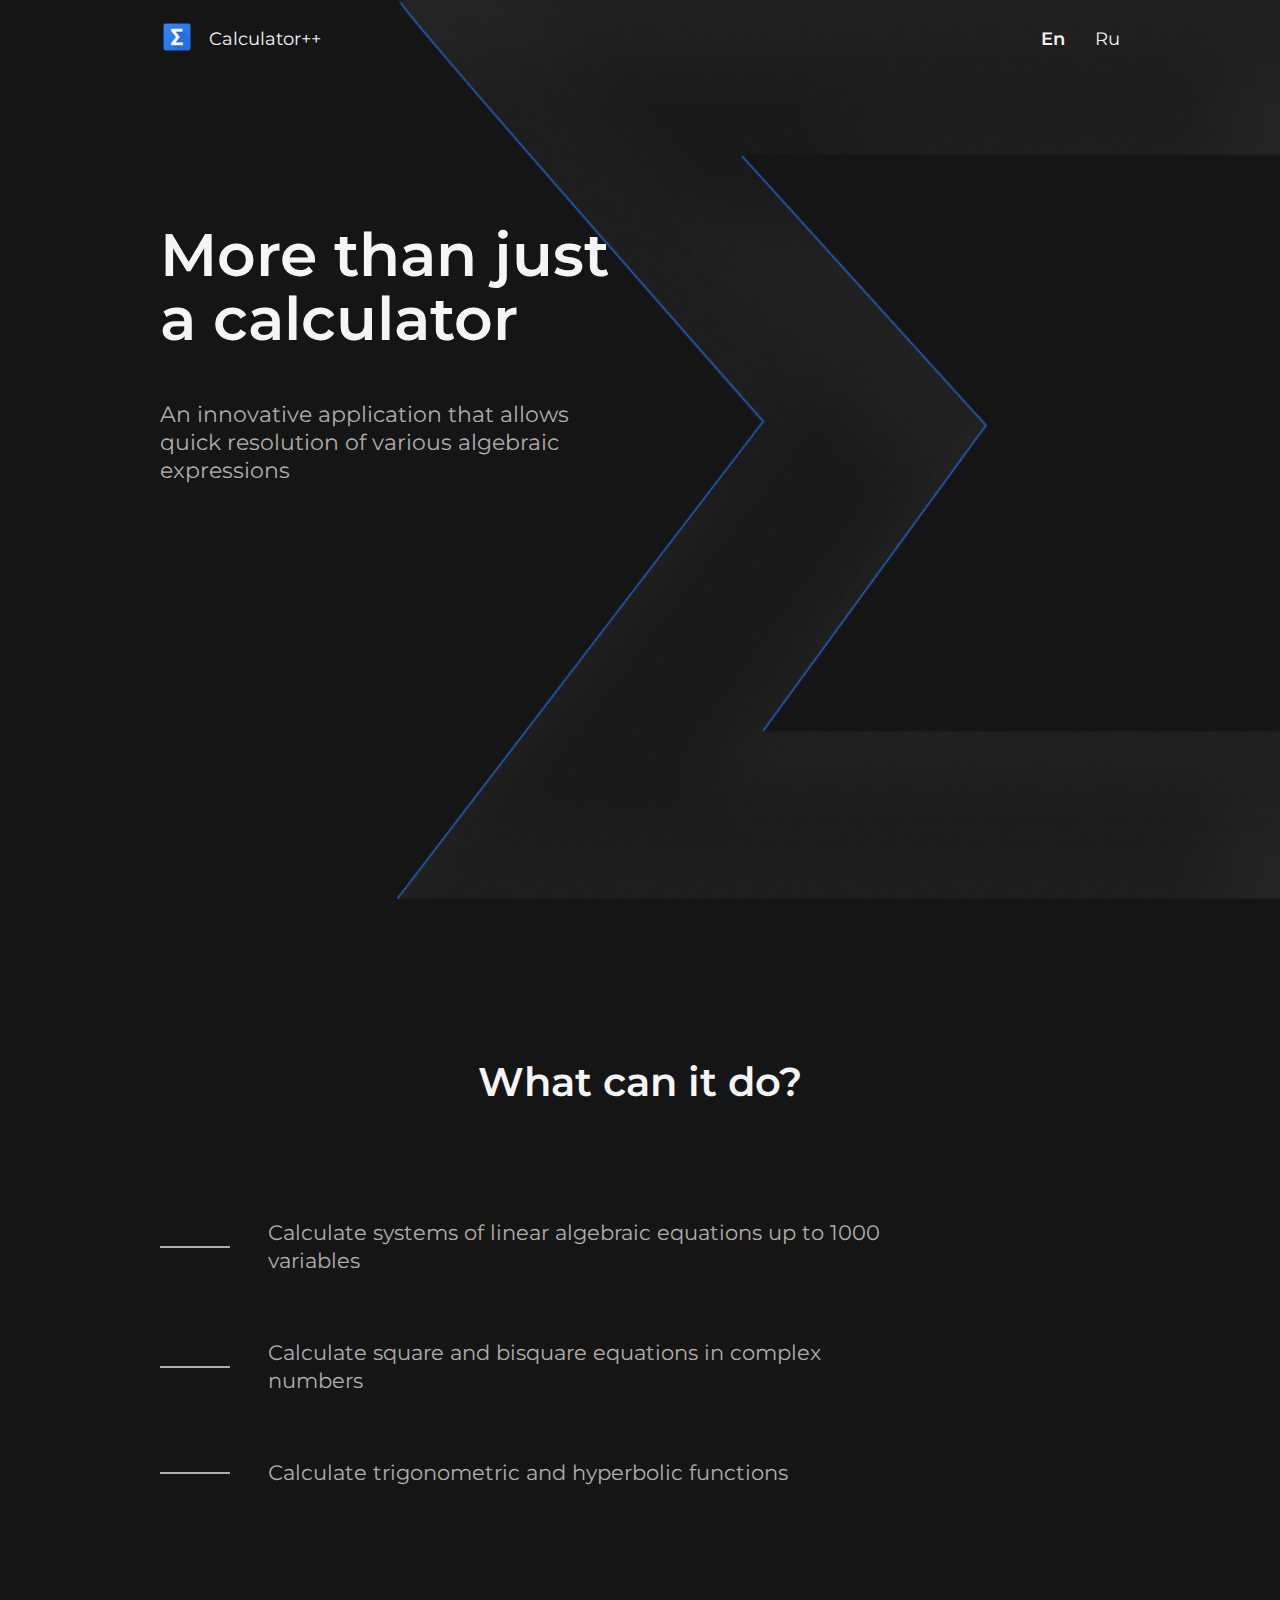
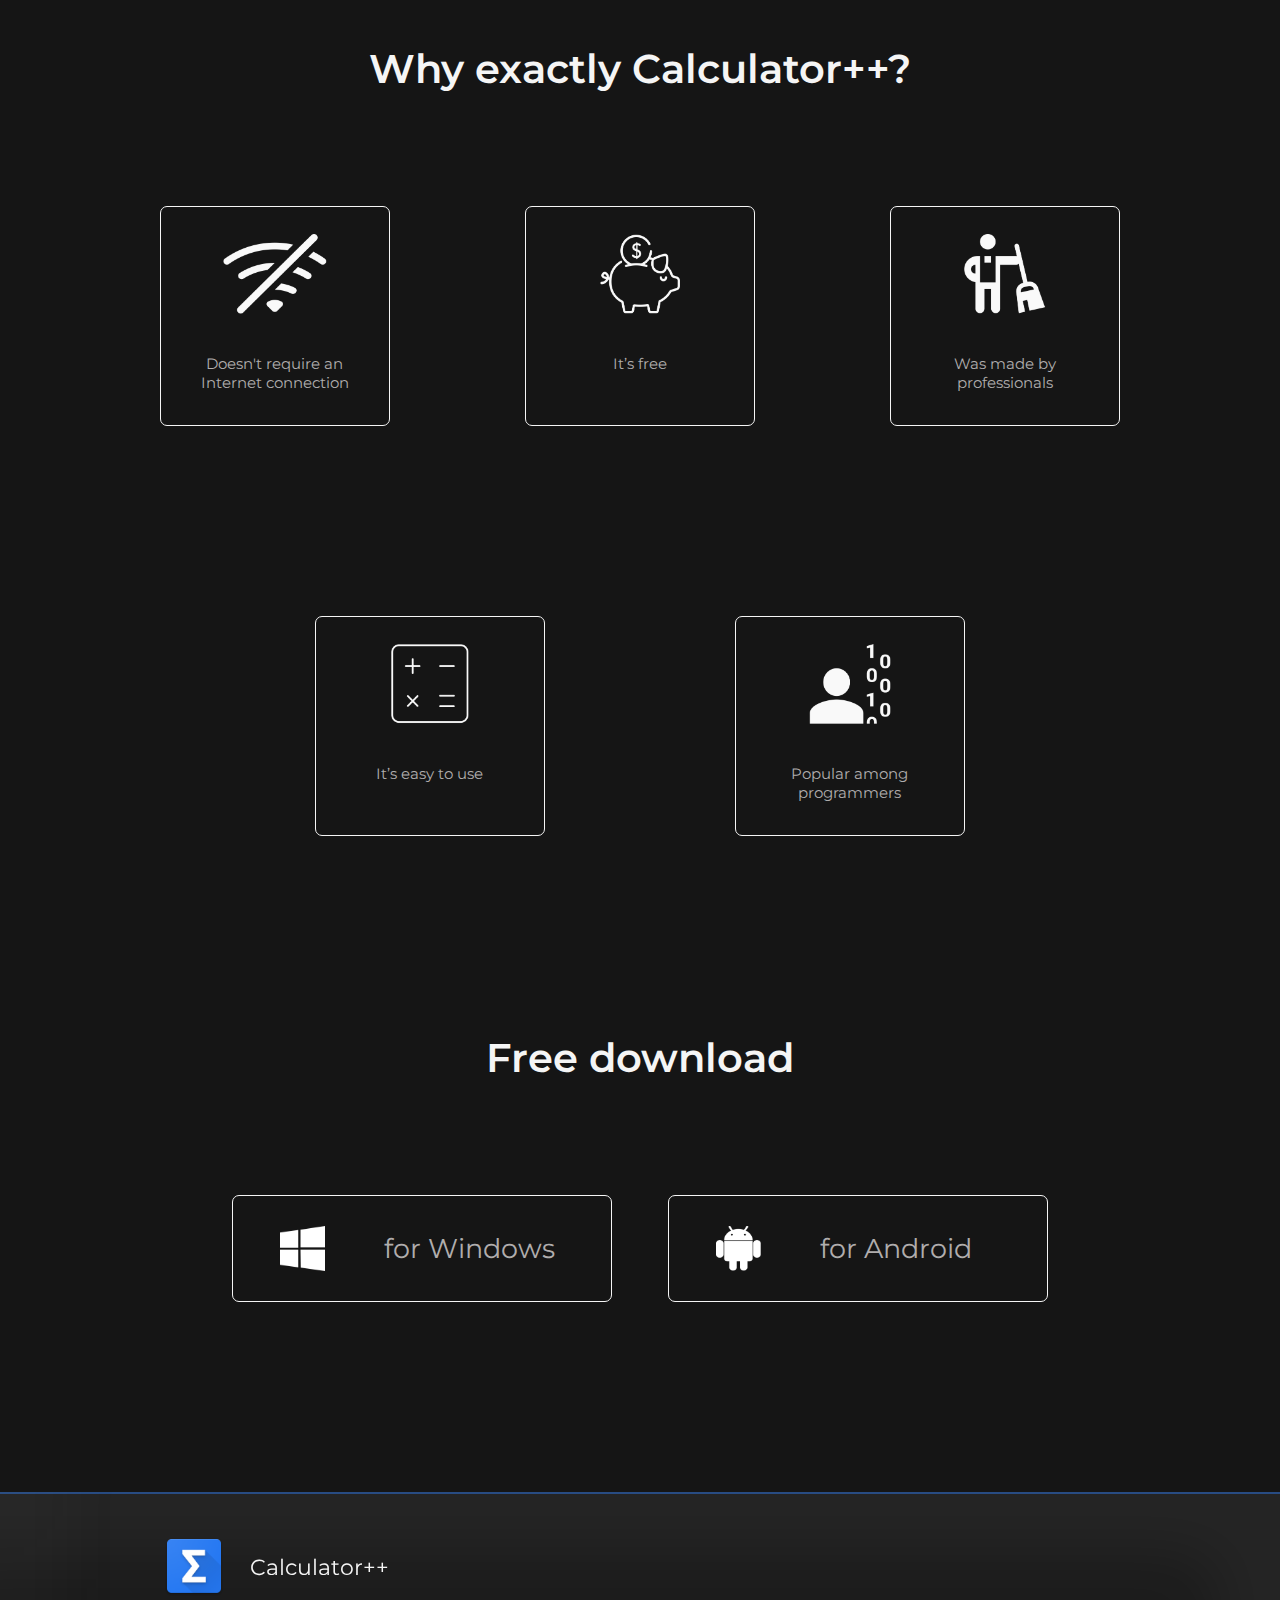
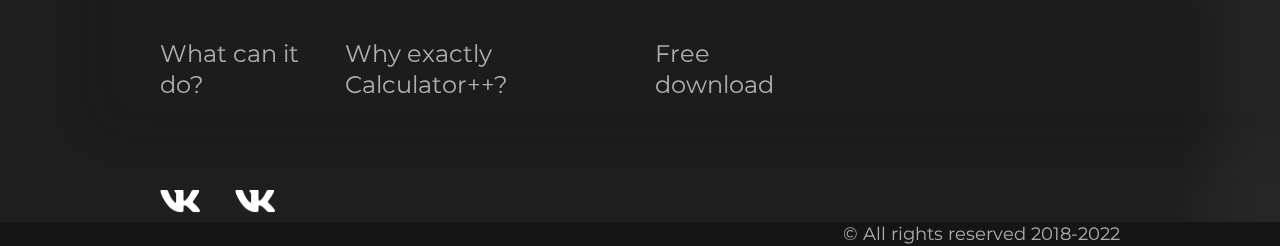
<file: index.html>
<!DOCTYPE html>
<html lang="en">
  <head>
    <meta charset="UTF-8" />
    <meta http-equiv="X-UA-Compatible" content="IE=edge" />
    <meta name="viewport" content="width=device-width, initial-scale=1.0" />
    <title>Calculator++</title>
    <link rel="shortcut icon" href="./img/logo.ico" type="image/x-icon" />
    <link rel="stylesheet" type="text/css" href="./css/style.css" />
    <link rel="stylesheet" type="text/css" href="./css/reset.css" />
    <style>
      @import url("https://fonts.googleapis.com/css2?family=Montserrat:wght@300;400;600&display=swap");
    </style>
  </head>
  <body>
    <!-- Header start -->
    <header class="header" id="header">
      <div class="wrapper">
        <div class="header__wrapper">
          <div class="header__logo">
            <a href="#" class="header__logo-link">
              <img class="header__logo-pic" src="./img/logo.png" alt="logo" />
            </a>
            <div class="head__title">Calculator++</div>
          </div>

          <div class="lang__selector">
            <a href="./index_ru.html" class="ru">Ru</a>
            <a href="./index.html" class="en activeLang">En</a>
          </div>
        </div>

        <div class="main__title">
          <h1>More than just a calculator</h1>
        </div>

        <div class="description">
          An innovative application that allows quick resolution of various
          algebraic expressions
        </div>
      </div>
    </header>
    <!-- Header end -->

    <!-- Skills start -->
    <section class="skills" id="skills">
      <div class="wrapper">
        <h2 class="section__title">What can it do?</h2>
        <div class="possibilities">
          <div class="first__text">
            <div class="line"></div>
            <p class="skills__text">
              Calculate systems of linear algebraic equations up to 1000
              variables
            </p>
          </div>
          <div class="second__text">
            <div class="line"></div>
            <p class="skills__text">
              Calculate square and bisquare equations in complex numbers
            </p>
          </div>
          <div class="third__text">
            <div class="line"></div>
            <p class="skills__text">
              Сalculate trigonometric and hyperbolic functions
            </p>
          </div>
        </div>
      </div>
    </section>
    <!-- Skills end -->

    <!-- Reasons start -->
    <section class="reasons" id="reasons">
      <div class="wrapper">
        <h2 class="section__title">Why exactly Calculator++?</h2>
        <div class="reasons__cards">
          <div class="rc__first-raw">
            <div class="reasons__card">
              <img src="./img/reasons_wifi.png" alt="wifi" />
              <p>Doesn't require an Internet connection</p>
            </div>
            <div class="reasons__card">
              <img src="./img/reasons_pig.png" alt="pig" />
              <p>It’s free</p>
            </div>
            <div class="reasons__card">
              <img src="./img/reasons_prof.png" alt="prof" />
              <p>Was made by professionals</p>
            </div>
          </div>
          <div class="rc__second-raw">
            <div class="reasons__card">
              <img src="./img/reasons_calc.png" alt="calc" />
              <p>It’s easy to use</p>
            </div>
            <div class="reasons__card">
              <img src="./img/reasons_person.png" alt="person" />
              <p>Popular among programmers</p>
            </div>
          </div>
        </div>
      </div>
    </section>
    <!-- Reasons end -->

    <!-- Download start -->
    <section class="download" id="download">
      <div class="wrapper">
        <h2 class="section__title">Free download</h2>
        <div class="download__buttons">
          <a class="download__button" href="src/Calculator_v2021.exe">
            <img src="./img/download_win.png" alt="windows" />
            <p>for Windows</p>
          </a>
          <a class="download__button" href="src/Calculator_v2021.apk">
            <img src="./img/download_android.png" alt="android" />
            <p>for Android</p>
          </a>
        </div>
      </div>
    </section>
    <!-- Download end -->

    <!-- Footer start -->
    <footer class="footer" id="footer">
      <div class="wrapper">
        <div class="footer__logo">
          <a href="#header" class="footer__logo-link js-scroll">
            <img class="footer__logo-pic" src="./img/logo.png" alt="logo" />
          </a>
          <div class="footer__title">Calculator++</div>
        </div>
        <nav class="footer__menu">
          <a href="#skills" class="footer__menu_text1 js-scroll"
            >What can it do?</a
          >
          <a href="#reasons" class="footer__menu_text2 js-scroll"
            >Why exactly Calculator++?</a
          >
          <a href="#download" class="footer__menu_text3 js-scroll"
            >Free download</a
          >
        </nav>
        <nav class="footer__contacts">
          <a
            href="https://vk.com/vk_voytko"
            class="footer__vk1-link"
            target="_blank"
          >
            <img class="footer__vk-pic" src="./img/vk.png" alt="vk1" />
          </a>
          <a
            href="https://vk.com/kovalenko_ko"
            class="footer__vk2-link"
            target="_blank"
          >
            <img class="footer__vk-pic" src="./img/vk.png" alt="vk1" />
          </a>
        </nav>
        <div class="footer__rights">© All rights reserved 2018-2022</div>
      </div>
    </footer>
    <!-- Footer end -->

    <script src="./script/main.js"></script>
  </body>
</html>
</file>
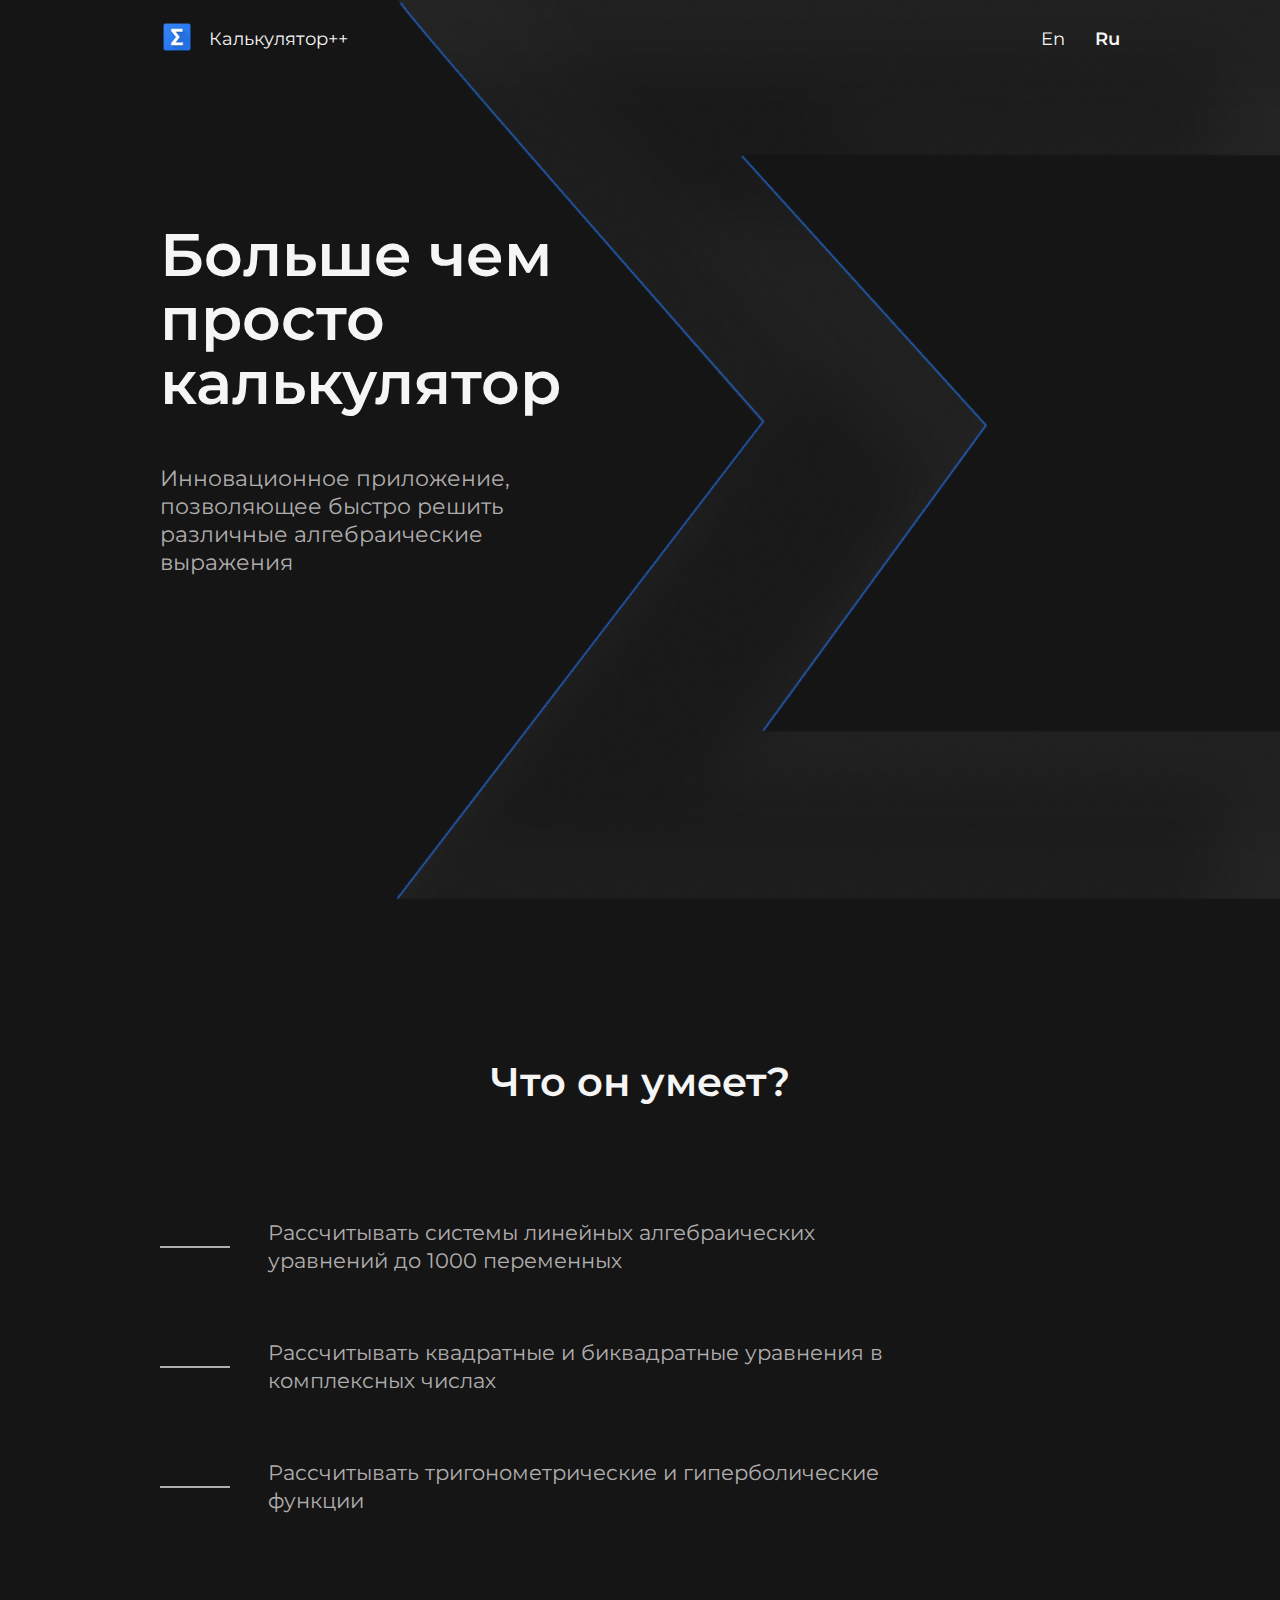
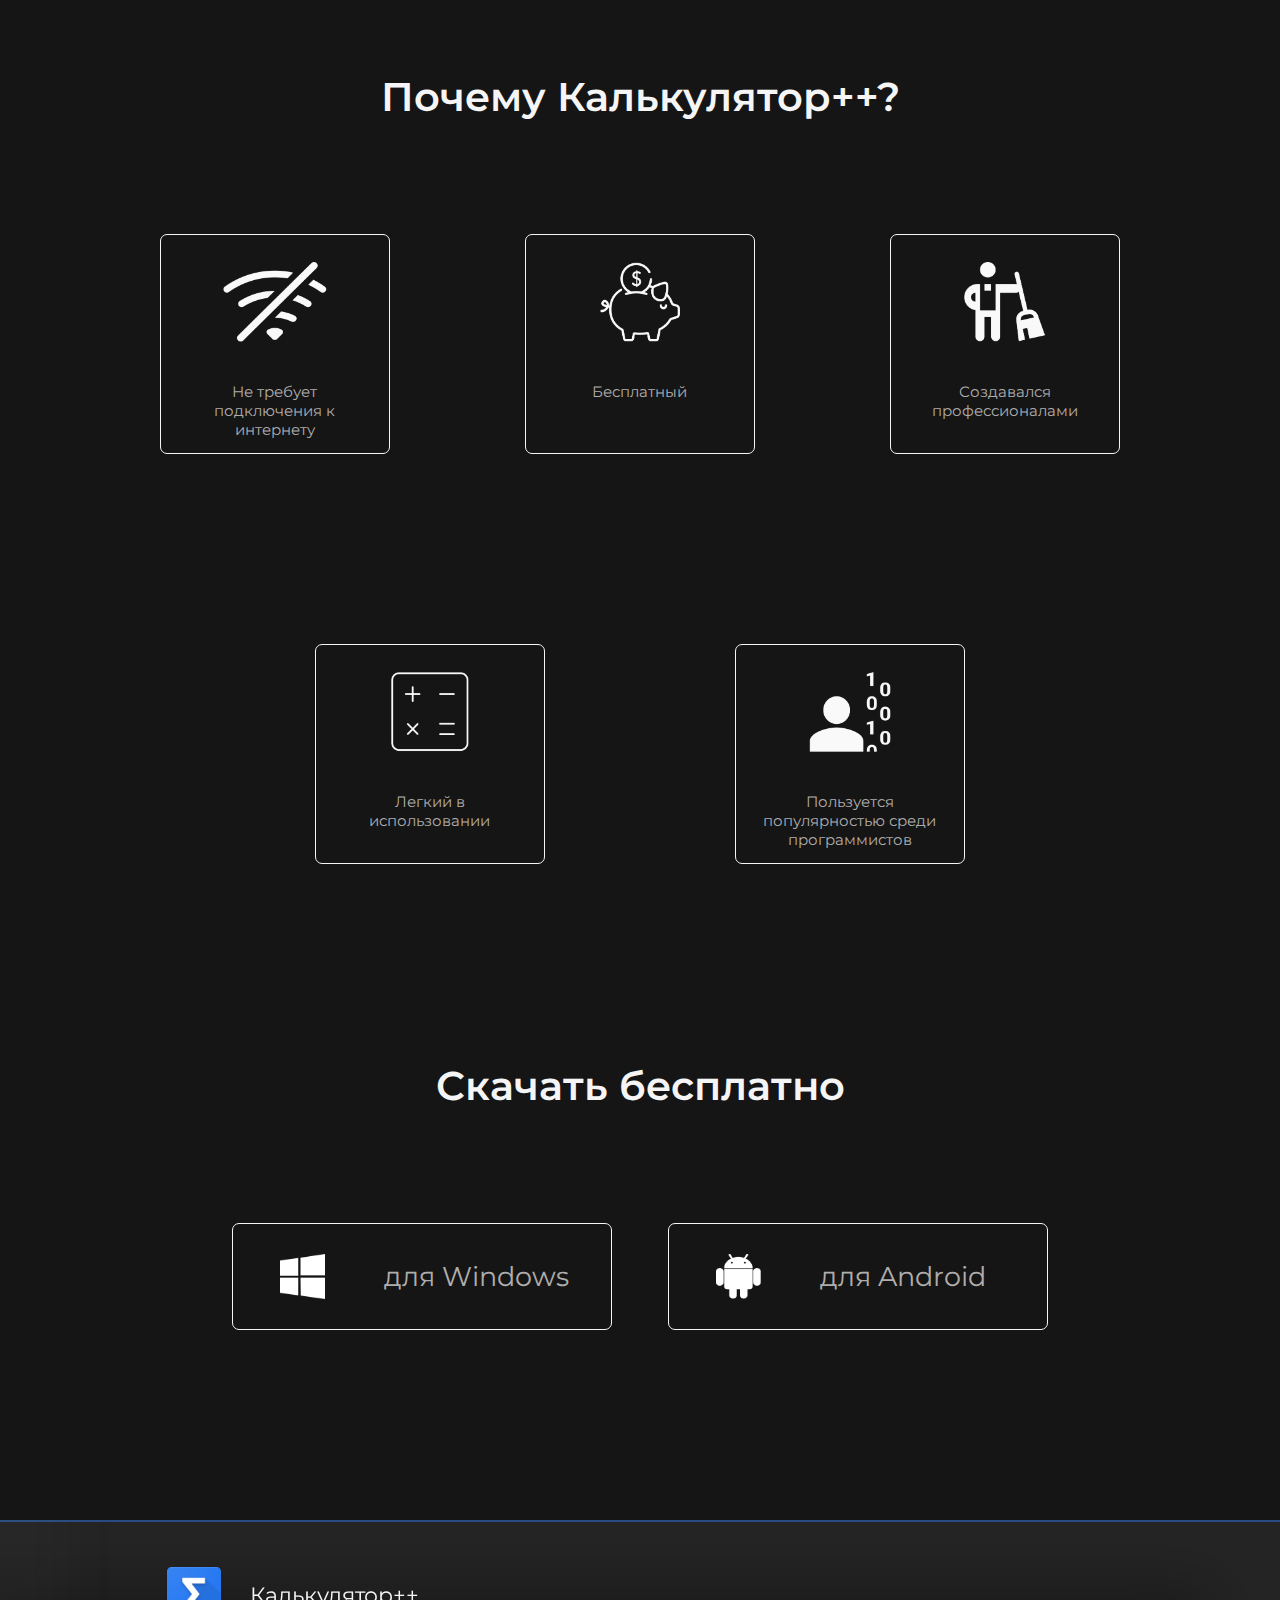
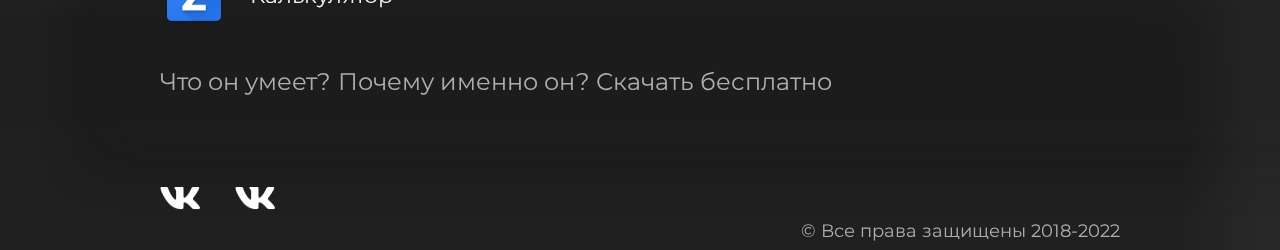
<file: index_ru.html>
<!DOCTYPE html>
<html lang="ru">
  <head>
    <meta charset="UTF-8" />
    <meta http-equiv="X-UA-Compatible" content="IE=edge" />
    <meta name="viewport" content="width=device-width, initial-scale=1.0" />
    <title>Калькулятор++</title>
    <link rel="shortcut icon" href="./img/logo.ico" type="image/x-icon" />
    <link rel="stylesheet" type="text/css" href="./css/style.css" />
    <link rel="stylesheet" type="text/css" href="./css/reset.css" />
    <style>
      @import url("https://fonts.googleapis.com/css2?family=Montserrat:wght@300;400;600&display=swap");
    </style>
  </head>
  <body>
    <!-- Header start -->
    <header class="header" id="header">
      <div class="wrapper">
        <div class="header__wrapper">
          <div class="header__logo">
            <a href="#" class="header__logo-link">
              <img class="header__logo-pic" src="./img/logo.png" alt="logo" />
            </a>
            <div class="head__title">Калькулятор++</div>
          </div>

          <div class="lang__selector">
            <a href="./index_ru.html" class="ru activeLang">Ru</a>
            <a href="./index.html" class="en">En</a>
          </div>
        </div>

        <div class="main__title">
          <h1>Больше чем просто калькулятор</h1>
        </div>

        <div class="description">
          Инновационное приложение, позволяющее быстро решить различные
          алгебраические выражения
        </div>
      </div>
    </header>
    <!-- Header end -->

    <!-- Skills start -->
    <section class="skills" id="skills">
      <div class="wrapper">
        <h2 class="section__title">Что он умеет?</h2>
        <div class="possibilities">
          <div class="first__text">
            <div class="line"></div>
            <p class="skills__text">
              Рассчитывать системы линейных алгебраических уравнений до 1000
              переменных
            </p>
          </div>
          <div class="second__text">
            <div class="line"></div>
            <p class="skills__text">
              Рассчитывать квадратные и биквадратные уравнения в комплексных
              числах
            </p>
          </div>
          <div class="third__text">
            <div class="line"></div>
            <p class="skills__text">
              Рассчитывать тригонометрические и гиперболические функции
            </p>
          </div>
        </div>
      </div>
    </section>
    <!-- Skills end -->

    <!-- Reasons start -->
    <section class="reasons" id="reasons">
      <div class="wrapper">
        <h2 class="section__title">Почему Калькулятор++?</h2>
        <div class="reasons__cards">
          <div class="rc__first-raw">
            <div class="reasons__card">
              <img src="./img/reasons_wifi.png" alt="wifi" />
              <p>Не требует подключения к интернету</p>
            </div>
            <div class="reasons__card">
              <img src="./img/reasons_pig.png" alt="pig" />
              <p>Бесплатный</p>
            </div>
            <div class="reasons__card">
              <img src="./img/reasons_prof.png" alt="prof" />
              <p>Создавался профессионалами</p>
            </div>
          </div>
          <div class="rc__second-raw">
            <div class="reasons__card">
              <img src="./img/reasons_calc.png" alt="calc" />
              <p>Легкий в использовании</p>
            </div>
            <div class="reasons__card">
              <img src="./img/reasons_person.png" alt="person" />
              <p>Пользуется популярностью среди программистов</p>
            </div>
          </div>
        </div>
      </div>
    </section>
    <!-- Reasons end -->

    <!-- Download start -->
    <section class="download" id="download">
      <div class="wrapper">
        <h2 class="section__title">Скачать бесплатно</h2>
        <div class="download__buttons">
          <a class="download__button" href="src/Calculator_v2021.exe">
            <img src="./img/download_win.png" alt="windows" />
            <p>для Windows</p>
          </a>
          <a class="download__button" href="src/Calculator_v2021.apk">
            <img src="./img/download_android.png" alt="android" />
            <p>для Android</p>
          </a>
        </div>
      </div>
    </section>
    <!-- Download end -->

    <!-- Footer start -->
    <footer class="footer" id="footer">
      <div class="wrapper">
        <div class="footer__logo">
          <a href="#header" class="footer__logo-link js-scroll">
            <img class="footer__logo-pic" src="./img/logo.png" alt="logo" />
          </a>
          <div class="footer__title">Калькулятор++</div>
        </div>
        <nav class="footer__menu">
          <a href="#skills" class="footer__menu_text1 js-scroll"
            >Что он умеет?</a
          >
          <a href="#reasons" class="footer__menu_text2 js-scroll"
            >Почему именно он?</a
          >
          <a href="#download" class="footer__menu_text3 js-scroll"
            >Скачать бесплатно</a
          >
        </nav>
        <nav class="footer__contacts">
          <a
            href="https://vk.com/vk_voytko"
            class="footer__vk1-link"
            target="_blank"
          >
            <img class="footer__vk-pic" src="./img/vk.png" alt="vk1" />
          </a>
          <a
            href="https://vk.com/kovalenko_ko"
            class="footer__vk2-link"
            target="_blank"
          >
            <img class="footer__vk-pic" src="./img/vk.png" alt="vk1" />
          </a>
        </nav>
        <div class="footer__rights">© Все права защищены 2018-2022</div>
      </div>
    </footer>
    <!-- Footer end -->

    <script src="./script/main.js"></script>
  </body>
</html>
</file>
<file: css/style.css>
html {
  box-sizing: border-box;
}

*,
*::before,
*::after {
  box-sizing: inherit;
}

body {
  background-color: #151515;
}

a {
  color: #ffffff;
  text-decoration: none;
}

a:active {
  color: #ffffff;
}

a:focus {
  color: #ffffff;
}

.section__title {
  text-align: center;
  font-weight: 600;
  font-size: 40px;
  line-height: 64px;
  color: #f5f5f5;
  margin-top: 150px;
  margin-bottom: 105px;
}

.wrapper {
  max-width: 75%;
  margin: 0 auto;
}

/* Start styles for header */
.header {
  font-family: "Montserrat", sans-serif;
  height: 100vh;
  background: url(../img/sigma.png) no-repeat right top;
  background-size: contain;
}

.header__wrapper {
  display: flex;
  flex-wrap: wrap;
  padding-top: 20px;
  justify-content: space-between;
}

.header__logo {
  display: flex;
  flex-wrap: wrap;
}

.header__logo-pic {
  margin-right: 15px;
  width: 34px;
}

.head__title {
  font-size: 18px;
  font-weight: 400;
  line-height: 28px;
  margin: auto 0;
  color: #f5f5f5;
}

.lang__selector {
  font-weight: 400;
  margin: auto 0;
}

.lang__selector a {
  float: right;
  color: #f5f5f5;
  font-size: 18px;
  font-weight: 400;
  line-height: 28px;
}

.en {
  margin-right: 30px;
}

.ru:focus,
.ru:active {
  font-weight: 600;
}

.en:focus,
.en:active {
  font-weight: 600;
}

.en.activeLang {
  font-weight: 600;
}

.ru.activeLang {
  font-weight: 600;
}

.main__title {
  max-width: 500px;
  font-weight: 600;
  font-size: 60px;
  line-height: 64px;
  color: #f5f5f5;
  margin-top: 166px;
  margin-bottom: 50px;
}

.description {
  max-width: 450px;
  font-weight: 400;
  font-size: 22px;
  line-height: 28px;
  color: #b0adad;
  padding-bottom: 150px;
}
/* End styles for header */

/* Start styles for section of skills */
.skills {
  font-family: "Montserrat", sans-serif;
  font-style: normal;
}

.possibilities {
  margin-top: 100px;
}

.first__text {
  display: flex;
  flex-wrap: wrap;
  margin-bottom: 64px;
}

.second__text {
  display: flex;
  flex-wrap: wrap;
  margin-bottom: 64px;
}

.third__text {
  display: flex;
  flex-wrap: wrap;
  margin-bottom: 64px;
}

.skills__text {
  width: 65%;
  font-weight: 400;
  font-size: 21px;
  line-height: 28px;
  color: #b0adad;
}

.line {
  width: 70px;
  height: 1px;
  border: 1px solid #b0adad;
  margin: auto 0;
  margin-right: 38px;
}
/* End styles for section of skills */

/* Start styles for section of reasons */
.reasons {
  font-family: "Montserrat", sans-serif;
  font-style: normal;
}

.reasons__card {
  width: 230px;
  height: 220px;
  border: 1px solid #f5f5f5;
  box-sizing: border-box;
  border-radius: 7px;
}

.rc__first-raw {
  display: flex;
  flex-wrap: wrap;
  justify-content: space-between;
  margin-bottom: 190px;
}

.rc__second-raw {
  max-width: 650px;
  margin: 0 auto;
  display: flex;
  flex-wrap: wrap;
  justify-content: space-between;
  margin-bottom: 190px;
}

.reasons__card img {
  display: block;
  margin: 0 auto;
  height: 80px;
  margin-top: 27px;
}

.reasons__card p {
  margin: 0 auto;
  width: 80%;
  font-weight: 400;
  font-size: 15px;
  line-height: 19px;
  text-align: center;
  margin-top: 40px;
  color: #b0adad;
}

/* End styles for section of reasons */

/* Start styles for section of download */
.download {
  font-family: "Montserrat", sans-serif;
  font-style: normal;
}

.download__buttons {
  margin: 0 auto;
  display: flex;
  flex-wrap: wrap;
  justify-content: space-between;
  margin-bottom: 190px;
  width: 85%;
}

.download__button {
  display: flex;
  flex-wrap: wrap;
  justify-content: space-between;
  width: 380px;
  height: 107px;
  border: 1px solid #f5f5f5;
  box-sizing: border-box;
  border-radius: 7px;
}

.download__button img {
  display: block;
  margin: auto 0;
  margin-left: 47px;
  width: 45px;
  height: 45px;
}

.download__button p {
  display: block;
  margin: auto 0;
  font-weight: 400;
  font-size: 27px;
  line-height: 36px;
  width: 60%;
  color: #b0adad;
}
/* End styles for section of download */

/* Start styles for footer */
.footer {
  font-family: "Montserrat", sans-serif;
  font-style: normal;
  height: 330px;
  background: url(../img/footer_vector.png) no-repeat top,
    rgba(196, 196, 196, 0.043);
  box-shadow: inset 66.4333px -66.4333px 66.4333px rgba(149, 149, 149, 0.043),
    inset -66.4333px 66.4333px 66.4333px rgba(255, 255, 255, 0.043);
  backdrop-filter: blur(67.762px);
}

.footer__logo {
  display: flex;
  flex-wrap: wrap;
  padding-top: 40px;
}

.footer__logo-pic {
  width: 68px;
}

.footer__title {
  font-weight: 400;
  font-size: 22px;
  line-height: 28px;
  margin: auto 0;
  margin-left: 22px;
  color: #f5f5f5;
}

.footer__menu {
  width: 70%;
  display: flex;
  justify-content: space-between;
  margin-top: 35px;
  font-weight: 400;
  font-size: 24px;
  line-height: 31px;
}

.footer__menu a {
  color: #b0adad;
}

.footer__contacts {
  display: flex;
  justify-content: space-between;
  margin-top: 90px;
  width: 12%;
}

.footer__vk-pic {
  width: 40px;
  height: 23px;
}

.footer__rights {
  color: #b0adad;
  font-weight: 400;
  font-size: 18px;
  line-height: 23px;
  margin-top: 7px;
  float: right;
}
/* End styles for footer */

/* Media queries start */
@media (max-width: 991px) {
  .wrapper {
    max-width: 80%;
  }

  .section__title {
    margin-top: 70px;
    margin-bottom: 50px;
    font-size: 28px;
    line-height: 40px;
  }

  /* Start styles for header */
  .header {
    height: 500px;
  }

  .header__wrapper {
    padding-top: 10px;
  }

  .header__logo-pic {
    margin-right: 10px;
  }

  .head__title {
    font-size: 16px;
    line-height: 16px;
  }

  .lang__selector a {
    font-size: 16px;
    line-height: 16px;
  }

  .en {
    margin-right: 20px;
  }

  .main__title {
    max-width: 240px;
    font-size: 36px;
    line-height: 40px;
    margin-top: 90px;
  }

  .description {
    max-width: 260px;
    font-size: 19px;
    line-height: 26px;
    padding-bottom: 0;
  }
  /* End styles for header */

  /* Start styles for section of skills */
  .possibilities {
    margin-top: 80px;
  }

  .skills__text {
    width: 77%;
    font-size: 17px;
    line-height: 25px;
  }
  /* End styles for section of skills */

  /* Start styles for section of reasons */

  .reasons__card {
    width: 180px;
    height: 171px;
    margin: 0 auto;
    margin-bottom: 30px;
  }

  .rc__first-raw {
    margin-bottom: 0px;
  }

  .rc__first-raw:last-child {
    margin-bottom: 0px;
  }

  .rc__second-raw {
    margin-bottom: 30px;
  }

  .reasons__card img {
    height: 50px;
  }

  .reasons__card p {
    font-size: 14px;
    line-height: 17px;
    margin-top: 18px;
  }
  /* End styles for section of reasons */

  /* Start styles for section of download */
  .download__buttons {
    margin-bottom: 50px;
  }

  .download__button {
    width: 300px;
    height: 73px;
    margin: 0 auto;
    margin-bottom: 30px;
  }

  .download__button img {
    display: block;
    margin: auto 0;
    margin-left: 47px;
    width: 34px;
    height: 34px;
  }

  .download__button p {
    font-size: 18px;
    line-height: 18px;
  }

  /* End styles for section of download */

  /* Start styles for footer */
  .footer {
    height: 300px;
  }

  .footer__logo {
    padding-top: 30px;
  }

  .footer__logo-pic {
    width: 50px;
  }

  .footer__title {
    font-size: 17px;
    line-height: 25px;
    margin-left: 16px;
  }

  .footer__menu {
    justify-content: stretch;
    width: 100%;
    font-size: 15px;
    line-height: 15px;
  }

  .footer__menu a {
    max-width: 100px;
    margin-right: 25px;
  }

  .footer__contacts {
    margin-top: 50px;
    margin-bottom: 40px;
    width: 14%;
  }

  .footer__vk-pic {
    margin-right: 8px;
  }

  .footer__rights {
    font-size: 14px;
    line-height: 17px;
    margin: 0;
  }
  /* End styles for footer */
}

@media (max-width: 576px) {
  .wrapper {
    max-width: 80%;
  }

  .section__title {
    margin-top: 10px;
    margin-bottom: 50px;
    font-size: 28px;
    line-height: 40px;
  }

  /* Start styles for header */
  .header {
    height: 500px;
  }

  .header__wrapper {
    padding-top: 10px;
  }

  .header__logo-pic {
    margin-right: 10px;
  }

  .head__title {
    font-size: 16px;
    line-height: 16px;
  }

  .lang__selector a {
    font-size: 16px;
    line-height: 16px;
  }

  .en {
    margin-right: 20px;
  }

  .main__title {
    max-width: 240px;
    font-size: 36px;
    line-height: 40px;
    margin-top: 90px;
  }

  .description {
    max-width: 260px;
    font-size: 19px;
    line-height: 26px;
    padding-bottom: 0;
  }
  /* End styles for header */

  /* Start styles for section of skills */
  .possibilities {
    margin-top: 80px;
  }

  .skills__text {
    width: 57%;
    font-size: 18px;
    line-height: 26px;
  }
  /* End styles for section of skills */

  /* Start styles for section of reasons */

  .reasons__card {
    width: 210px;
    height: 200px;
    margin: 0 auto;
    margin-bottom: 30px;
  }

  .rc__first-raw {
    margin-bottom: 0px;
  }

  .rc__first-raw:last-child {
    margin-bottom: 0px;
  }

  .rc__second-raw {
    margin-bottom: 30px;
  }

  .reasons__card img {
    height: 70px;
  }

  .reasons__card p {
    font-size: 15px;
    line-height: 18px;
    margin-top: 20px;
  }
  /* End styles for section of reasons */

  /* Start styles for section of download */
  .download__buttons {
    margin-bottom: 50px;
  }

  .download__button {
    width: 350px;
    height: 85px;
    margin: 0 auto;
    margin-bottom: 30px;
  }

  .download__button img {
    display: block;
    margin: auto 0;
    margin-left: 47px;
    width: 40px;
    height: 40px;
  }

  .download__button p {
    font-size: 20px;
    line-height: 20px;
  }

  /* End styles for section of download */

  /* Start styles for footer */
  .footer {
    height: 330px;
  }

  .footer__logo {
    padding-top: 30px;
  }

  .footer__logo-pic {
    width: 56px;
  }

  .footer__title {
    font-size: 20px;
    line-height: 28px;
    margin-left: 16px;
  }

  .footer__menu {
    justify-content: stretch;
    width: 100%;
    font-size: 17px;
    line-height: 17px;
  }

  .footer__menu a {
    max-width: 100px;
    margin-right: 25px;
  }

  .footer__contacts {
    margin-top: 50px;
    margin-bottom: 40px;
    width: 12%;
  }

  .footer__vk-pic {
    margin-right: 10px;
  }

  .footer__rights {
    font-size: 14px;
    line-height: 17px;
    margin: 0;
  }
  /* End styles for footer */
}
/* Media queries end */
</file>
